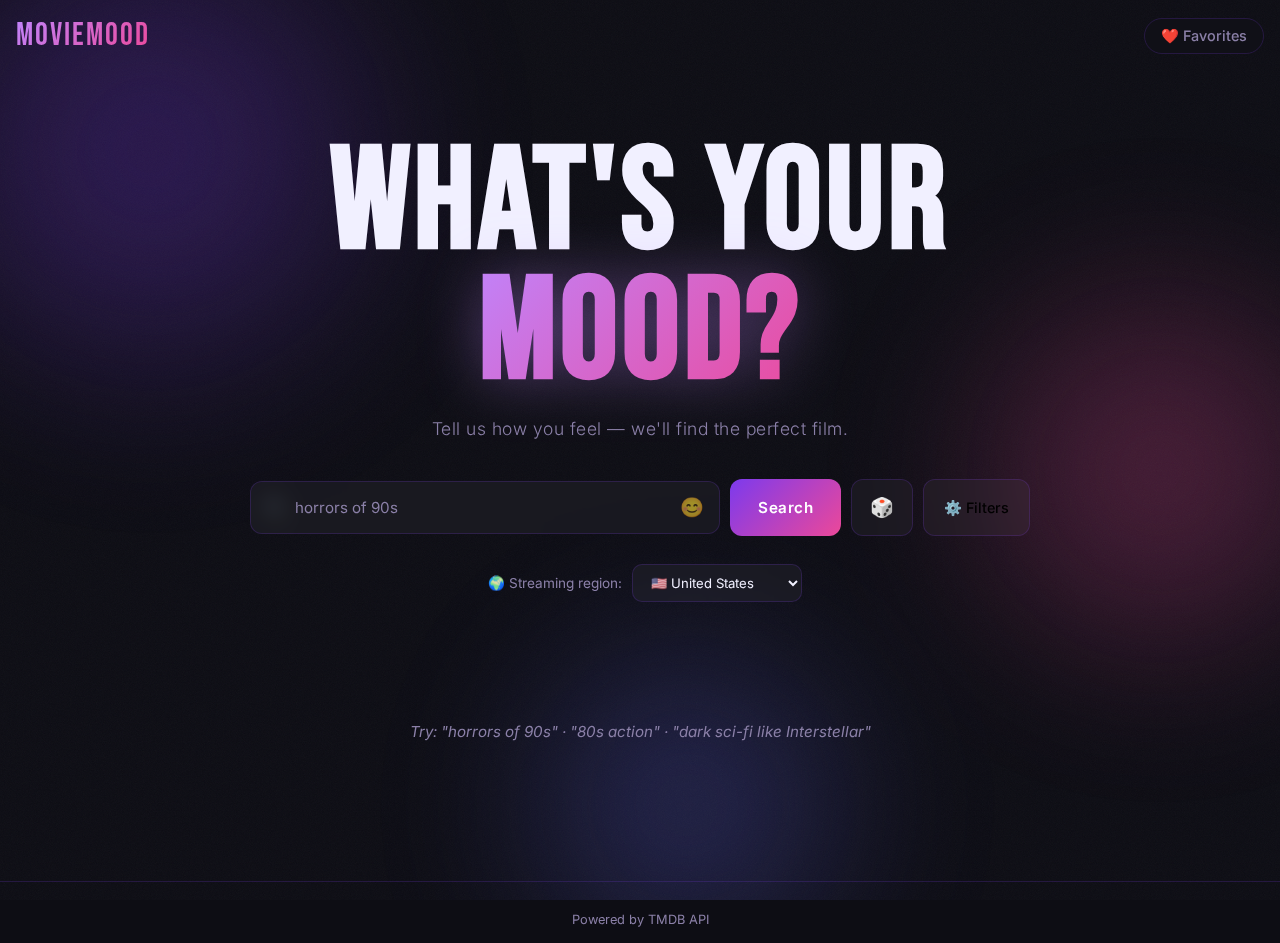
<file: index.html>
<!DOCTYPE html>
<html lang="en">
<head>
    <meta charset="UTF-8">
    <meta name="viewport" content="width=device-width, initial-scale=1.0, viewport-fit=cover">
    <title>MovieMood - Discover Movies by Mood</title>
    <link rel="stylesheet" href="style.css">
    <link href="https://fonts.googleapis.com/css2?family=Bebas+Neue&family=Inter:wght@300;400;500;600&display=swap" rel="stylesheet">
</head>
<body class="home-body">

    <div class="bg-orbs">
        <div class="orb orb-1"></div>
        <div class="orb orb-2"></div>
        <div class="orb orb-3"></div>
    </div>
    <div class="noise-overlay"></div>

    <!-- NAV -->
    <nav class="home-nav">
        <span class="nav-logo">MovieMood</span>
        <a href="favorites.html" class="nav-favorites">❤️ Favorites</a>
    </nav>

    <!-- HERO -->
    <header class="home-hero">
        <h1 class="home-title">What's your<br><span class="title-accent">mood?</span></h1>
        <p class="home-subtitle">Tell us how you feel — we'll find the perfect film.</p>
    </header>

    <main class="home-main">
        <section class="search-section">

            <!-- SEARCH ROW: [input 😊] [Search] [🎲] [⚙️ Filters] -->
            <div class="search-container">
                <div class="search-input-wrapper">
                    <span class="search-icon">🔍</span>
                    <input
                        type="text"
                        id="moodInput"
                        class="mood-input"
                        placeholder="e.g. 'horrors of 90s' or 'dark sci-fi like Interstellar'"
                        autocomplete="off"
                    >
                    <button class="mood-picker-btn" id="moodPickerBtn" title="Pick a mood">😊</button>
                </div>
                <button id="searchBtn" class="search-btn">Search</button>
                <button id="surpriseBtn" class="surprise-btn" title="Surprise me!">🎲</button>
                <button class="filters-btn" id="filtersBtn">⚙️ Filters</button>
            </div>

            <!-- REGION ROW — centered, clean -->
            <div class="region-row">
                <span class="region-detected" id="regionDetected"></span>
                <label class="region-label" for="countrySelect">🌍 Streaming region:</label>
                <select id="countrySelect" class="country-select">
                    <option value="US">🇺🇸 United States</option>
                    <option value="CA">🇨🇦 Canada</option>
                    <option value="GB">🇬🇧 United Kingdom</option>
                    <option value="DE">🇩🇪 Germany</option>
                    <option value="FR">🇫🇷 France</option>
                    <option value="IT">🇮🇹 Italy</option>
                    <option value="ES">🇪🇸 Spain</option>
                    <option value="NL">🇳🇱 Netherlands</option>
                    <option value="BE">🇧🇪 Belgium</option>
                    <option value="AT">🇦🇹 Austria</option>
                    <option value="CH">🇨🇭 Switzerland</option>
                    <option value="SE">🇸🇪 Sweden</option>
                    <option value="NO">🇳🇴 Norway</option>
                    <option value="DK">🇩🇰 Denmark</option>
                    <option value="FI">🇫🇮 Finland</option>
                    <option value="PL">🇵🇱 Poland</option>
                    <option value="PT">🇵🇹 Portugal</option>
                    <option value="IE">🇮🇪 Ireland</option>
                    <option value="CZ">🇨🇿 Czech Republic</option>
                    <option value="GR">🇬🇷 Greece</option>
                    <option value="UA">🇺🇦 Ukraine</option>
                </select>
            </div>

            <!-- MOOD PICKER POPUP -->
            <div class="mood-picker-popup" id="moodPickerPopup">
                <div class="mood-picker-arrow"></div>
                <div class="mood-picker-grid">
                    <button class="mood-pick-btn" data-mood="funny comedy for evening"><span class="mood-emoji">😂</span><span class="mood-label">Funny</span></button>
                    <button class="mood-pick-btn" data-mood="sad emotional drama"><span class="mood-emoji">😢</span><span class="mood-label">Sad</span></button>
                    <button class="mood-pick-btn" data-mood="scary horror thriller"><span class="mood-emoji">😱</span><span class="mood-label">Scary</span></button>
                    <button class="mood-pick-btn" data-mood="action adventure adrenaline"><span class="mood-emoji">🔥</span><span class="mood-label">Action</span></button>
                    <button class="mood-pick-btn" data-mood="romantic love story"><span class="mood-emoji">💕</span><span class="mood-label">Romance</span></button>
                    <button class="mood-pick-btn" data-mood="mind blowing twist ending"><span class="mood-emoji">🤔</span><span class="mood-label">Mind-blowing</span></button>
                    <button class="mood-pick-btn" data-mood="family fun kids"><span class="mood-emoji">👨‍👩‍👧</span><span class="mood-label">Family</span></button>
                    <button class="mood-pick-btn" data-mood="dark crime mystery"><span class="mood-emoji">🕵️</span><span class="mood-label">Mystery</span></button>
                    <button class="mood-pick-btn" data-mood="inspiring motivational biography"><span class="mood-emoji">💪</span><span class="mood-label">Inspiring</span></button>
                    <button class="mood-pick-btn" data-mood="animated fun colorful cartoon"><span class="mood-emoji">🎨</span><span class="mood-label">Animated</span></button>
                    <button class="mood-pick-btn" data-mood="historical epic period drama"><span class="mood-emoji">🏛️</span><span class="mood-label">Historical</span></button>
                    <button class="mood-pick-btn" data-mood="musical concert performance song"><span class="mood-emoji">🎵</span><span class="mood-label">Musical</span></button>
                </div>
            </div>

            <!-- FILTERS PANEL -->
            <div class="filters-panel" id="filtersPanel">
                <div class="filters-panel-inner">
                    <div class="filter-group">
                        <span class="filter-group-label">Content type</span>
                        <div class="content-tabs">
                            <button class="tab active" data-type="movie">🎬 Movies</button>
                            <button class="tab" data-type="tv">📺 Series</button>
                            <button class="tab" data-type="documentary">🎥 Documentary</button>
                        </div>
                    </div>
                    <div class="filter-group">
                        <span class="filter-group-label">Options</span>
                        <label class="anime-toggle">
                            <input type="checkbox" id="animeToggle">
                            <span>🎌 Include Anime</span>
                        </label>
                    </div>
                </div>
            </div>

        </section>

        <!-- RESULTS -->
        <section class="results-section" id="resultsSection">
            <div class="error-message" id="errorMessage" style="display: none;"></div>
            <div class="movies-grid" id="moviesGrid">
                <div class="welcome-message">
                    <p class="example-text">Try: "horrors of 90s" · "80s action" · "dark sci-fi like Interstellar"</p>
                </div>
            </div>
        </section>
    </main>

    <footer class="home-footer">
        <p>Powered by TMDB API</p>
    </footer>

    <script src="script.js"></script>
</body>
</html>
</file>
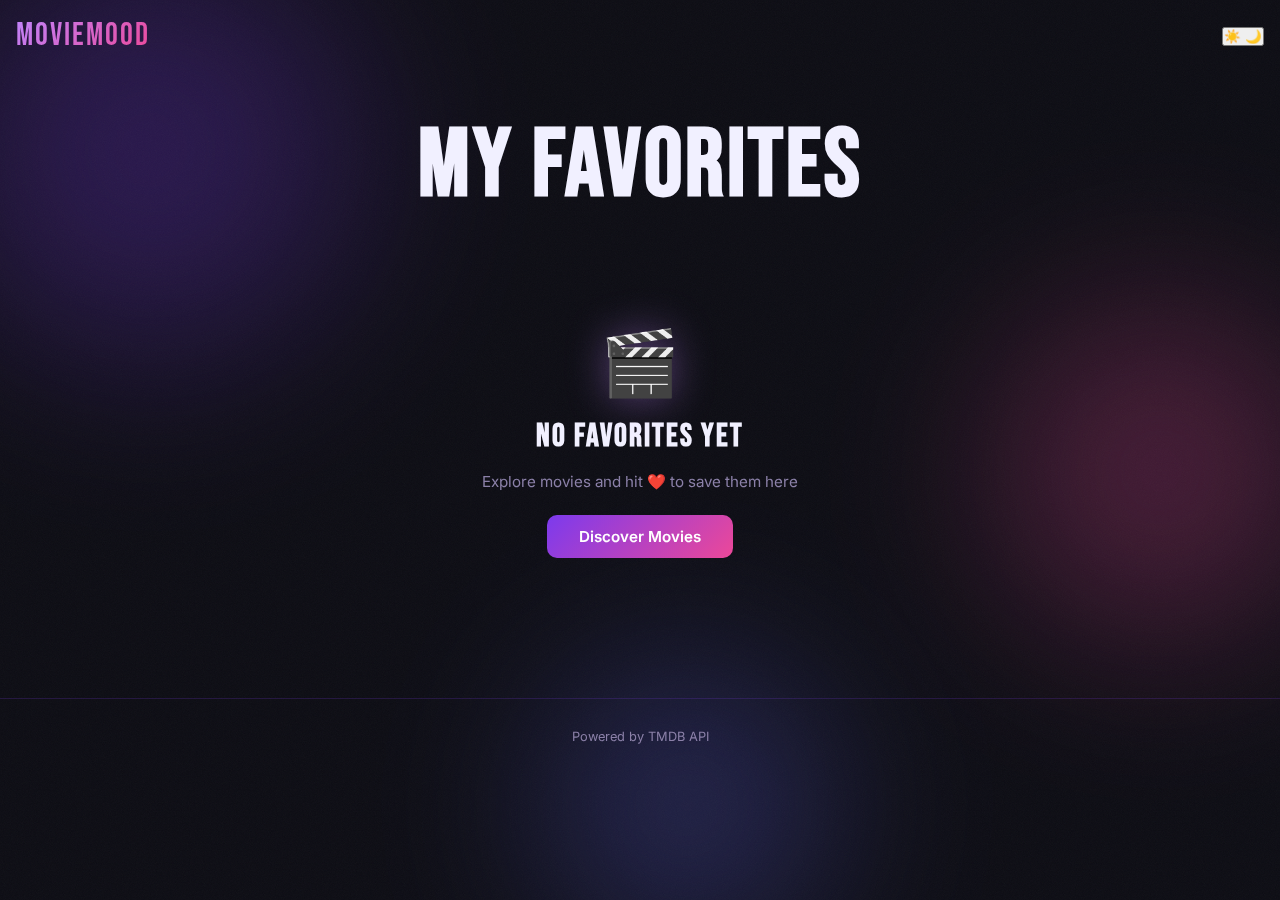
<file: favorites.html>
<!DOCTYPE html>
<html lang="en" data-theme="dark">
<head>
  <meta charset="UTF-8">
  <meta name="viewport" content="width=device-width, initial-scale=1.0">
  <title>Favorites — MovieMood</title>
  <link rel="stylesheet" href="style.css">
</head>
<body class="home-body">
  <!-- Background Effects -->
  <div class="bg-orbs">
    <div class="orb orb-1"></div>
    <div class="orb orb-2"></div>
    <div class="orb orb-3"></div>
  </div>
  <div class="noise-overlay"></div>

  <!-- NAV -->
  <nav class="home-nav">
    <a href="index.html" class="nav-logo">MOVIEMOOD</a>
    <div>
      
      <button id="theme-toggle" class="theme-toggle" aria-label="Переключить тему">
        <span class="icon-sun">☀️</span>
        <span class="icon-moon">🌙</span>
      </button>
    </div>
  </nav>

  <!-- HEADER -->
  <header class="page-header">
    <h1 class="page-title">My Favorites</h1>
    <p class="fav-count" id="favCount"></p>
  </header>

  <!-- MAIN -->
  <main class="home-main">
    <!-- EMPTY STATE -->
    <div class="fav-empty" id="emptyState" style="display: none;">
      <div class="fav-empty-icon">🎬</div>
      <h2>No favorites yet</h2>
      <p>Explore movies and hit ❤️ to save them here</p>
      <a href="index.html" class="btn-discover">Discover Movies</a>
    </div>

    <!-- FAVORITES GRID -->
    <div class="fav-grid" id="favoritesGrid"></div>

    <!-- CLEAR ALL -->
    <div class="fav-actions" id="favActions" style="display: none;">
      <button class="btn-clear-all" id="clearAllBtn">🗑️ Clear all favorites</button>
    </div>
  </main>

  <!-- FOOTER -->
  <footer class="home-footer">
    <p>Powered by TMDB API</p>
  </footer>

  <!-- THEME TOGGLE SCRIPT -->
  <script>
    const themeToggle = document.getElementById('theme-toggle');
    const root = document.documentElement;
    
    const savedTheme = localStorage.getItem('theme');
    const systemPrefersDark = window.matchMedia('(prefers-color-scheme: dark)').matches;
    
    if (savedTheme === 'light') {
      root.setAttribute('data-theme', 'light');
    } else if (savedTheme === 'dark' || (!savedTheme && systemPrefersDark)) {
      root.setAttribute('data-theme', 'dark');
    }
    
    themeToggle?.addEventListener('click', () => {
      const currentTheme = root.getAttribute('data-theme');
      const newTheme = currentTheme === 'dark' ? 'light' : 'dark';
      root.setAttribute('data-theme', newTheme);
      localStorage.setItem('theme', newTheme);
    });
  </script>

  <!-- FAVORITES SCRIPT -->
  <script src="favorites.js"></script>
</body>
</html>
</file>
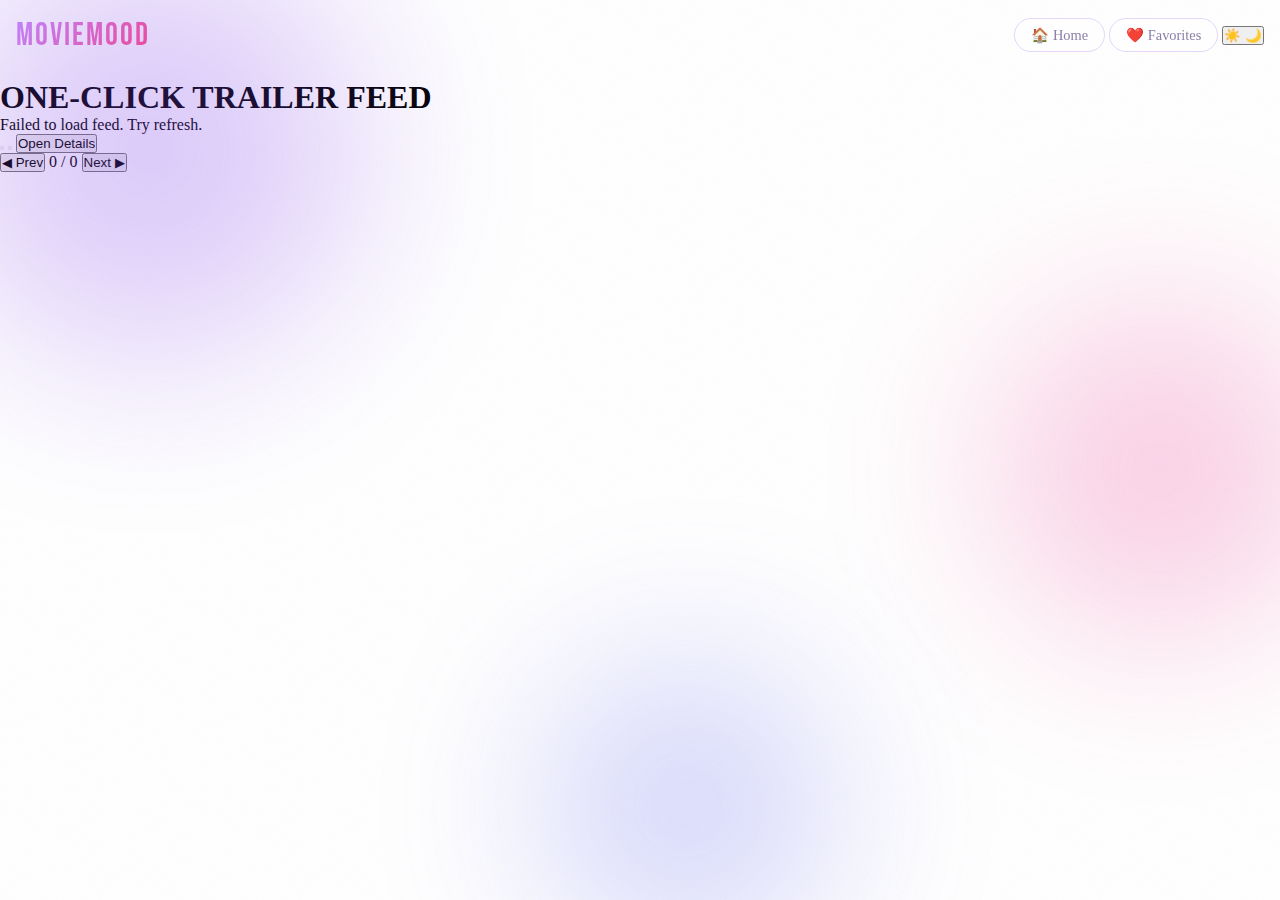
<file: feed.html>
﻿<!DOCTYPE html>
<html lang="en" data-theme="dark">
<head>
  <meta charset="UTF-8">
  <meta name="viewport" content="width=device-width, initial-scale=1.0">
  <title>Trailer Feed - MovieMood</title>
  <link rel="stylesheet" href="style.css?v=20260307a">
</head>
<body class="feed-body">
  <div class="bg-orbs">
    <div class="orb orb-1"></div>
    <div class="orb orb-2"></div>
    <div class="orb orb-3"></div>
  </div>
  <div class="noise-overlay"></div>

  <nav class="home-nav">
    <a href="index.html" class="nav-logo">MOVIEMOOD</a>
    <div>
      <a href="index.html" class="nav-favorites">&#x1F3E0; Home</a>
      <a href="favorites.html" class="nav-favorites">&#x2764;&#xFE0F; Favorites</a>
      <button id="theme-toggle" class="theme-toggle" aria-label="Toggle theme">
        <span class="icon-sun">&#x2600;&#xFE0F;</span>
        <span class="icon-moon">&#x1F319;</span>
      </button>
    </div>
  </nav>

  <main class="feed-main">
    <header class="feed-head">
      <h1 class="feed-title">ONE-CLICK TRAILER FEED</h1>
      <p class="feed-subtitle" id="feedStatus">Loading trailers...</p>
    </header>

    <section class="feed-player-card" id="feedCard">
      <div class="feed-player-wrap" id="feedPlayerWrap"></div>
      <div class="feed-meta">
        <div>
          <h2 class="feed-item-title" id="feedItemTitle"></h2>
          <p class="feed-item-sub" id="feedItemSub"></p>
        </div>
        <div class="feed-actions">
          <button class="feed-btn" id="btnLike"></button>
          <button class="feed-btn" id="btnWatchlist"></button>
          <button class="feed-btn feed-btn-primary" id="btnOpenDetails">Open Details</button>
        </div>
      </div>
    </section>

    <footer class="feed-footer-controls">
      <button class="feed-nav-btn" id="btnPrev">&#x25C0; Prev</button>
      <span class="feed-counter" id="feedCounter">0 / 0</span>
      <button class="feed-nav-btn" id="btnNext">Next &#x25B6;</button>
    </footer>
  </main>

  <script>
    (function () {
      const root = document.documentElement;
      let savedTheme = null;
      try { savedTheme = localStorage.getItem('theme'); } catch (e) {}
      const systemPrefersDark = window.matchMedia('(prefers-color-scheme: dark)').matches;

      if (savedTheme === 'light') {
        root.setAttribute('data-theme', 'light');
      } else if (savedTheme === 'dark' || (!savedTheme && systemPrefersDark)) {
        root.setAttribute('data-theme', 'dark');
      }

      const themeToggle = document.getElementById('theme-toggle');
      themeToggle?.addEventListener('click', () => {
        const currentTheme = root.getAttribute('data-theme');
        const newTheme = currentTheme === 'dark' ? 'light' : 'dark';
        root.setAttribute('data-theme', newTheme);
        try { localStorage.setItem('theme', newTheme); } catch (e) {}
      });
    })();
  </script>
  <script src="feed.js?v=20260307a"></script>
</body>
</html>
</file>
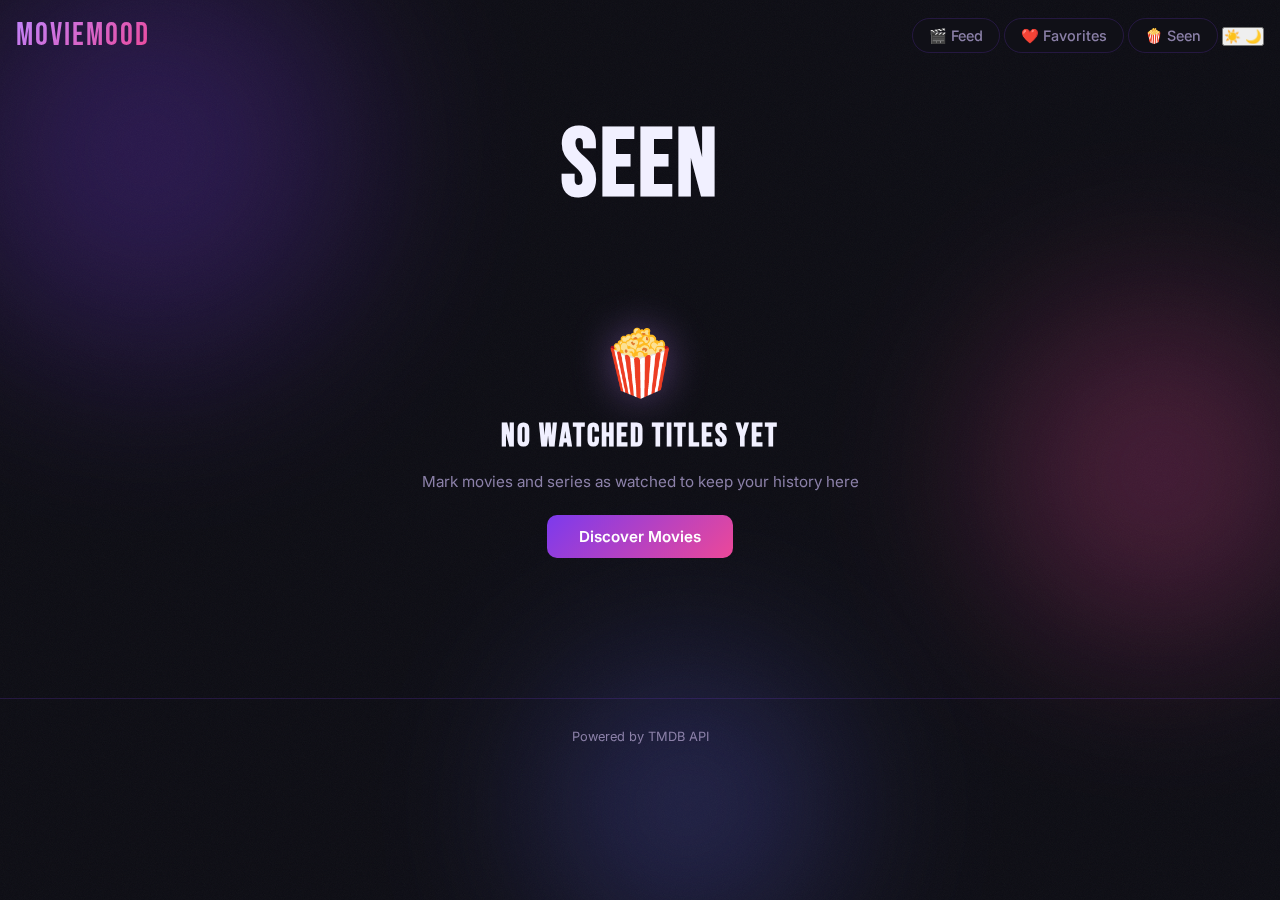
<file: seen.html>
﻿<!DOCTYPE html>
<html lang="en" data-theme="dark">
<head>
  <meta charset="UTF-8">
  <meta name="viewport" content="width=device-width, initial-scale=1.0">
  <title>Seen - MovieMood</title>
  <link rel="stylesheet" href="style.css?v=20260307c">
</head>
<body class="home-body">
  <div class="bg-orbs">
    <div class="orb orb-1"></div>
    <div class="orb orb-2"></div>
    <div class="orb orb-3"></div>
  </div>
  <div class="noise-overlay"></div>

  <nav class="home-nav">
    <a href="index.html" class="nav-logo">MOVIEMOOD</a>
    <div>
      <a href="feed.html" class="nav-favorites">&#x1F3AC; Feed</a>
      <a href="favorites.html" class="nav-favorites">&#x2764;&#xFE0F; Favorites</a>
      <a href="seen.html" class="nav-favorites">&#x1F37F; Seen</a>
      <button id="theme-toggle" class="theme-toggle" aria-label="Toggle theme">
        <span class="icon-sun">&#x2600;&#xFE0F;</span>
        <span class="icon-moon">&#x1F319;</span>
      </button>
    </div>
  </nav>

  <header class="page-header">
    <h1 class="page-title">Seen</h1>
    <p class="fav-count" id="seenCount"></p>
  </header>

  <main class="home-main">
    <div class="fav-empty" id="emptyState" style="display: none;">
      <div class="fav-empty-icon">&#x1F37F;</div>
      <h2>No watched titles yet</h2>
      <p>Mark movies and series as watched to keep your history here</p>
      <a href="index.html" class="btn-discover">Discover Movies</a>
    </div>

    <div class="fav-grid" id="seenGrid"></div>

    <div class="fav-actions" id="seenActions" style="display: none;">
      <button class="btn-clear-all" id="clearSeenBtn">&#x1F5D1;&#xFE0F; Clear seen history</button>
    </div>
  </main>

  <footer class="home-footer">
    <p>Powered by TMDB API</p>
  </footer>

  <script>
    const themeToggle = document.getElementById('theme-toggle');
    const root = document.documentElement;

    let savedTheme = null;
    try { savedTheme = localStorage.getItem('theme'); } catch (e) {}
    const systemPrefersDark = window.matchMedia('(prefers-color-scheme: dark)').matches;

    if (savedTheme === 'light') {
      root.setAttribute('data-theme', 'light');
    } else if (savedTheme === 'dark' || (!savedTheme && systemPrefersDark)) {
      root.setAttribute('data-theme', 'dark');
    }

    themeToggle?.addEventListener('click', () => {
      const currentTheme = root.getAttribute('data-theme');
      const newTheme = currentTheme === 'dark' ? 'light' : 'dark';
      root.setAttribute('data-theme', newTheme);
      try { localStorage.setItem('theme', newTheme); } catch (e) {}
    });
  </script>

  <script src="seen.js?v=20260307c"></script>
</body>
</html>
</file>
<file: style.css>
@import url('https://fonts.googleapis.com/css2?family=Bebas+Neue&family=Inter:wght@300;400;500;600&display=swap');

/* ==================== RESET ==================== */
* { margin: 0; padding: 0; box-sizing: border-box; }

/* ==================== VARIABLES ==================== */
:root {
    --bg: #0d0d14;
    --bg2: #12121e;
    --bg3: #1a1a2e;
    --purple: #7c3aed;
    --purple-light: #a855f7;
    --neon: #c084fc;
    --neon-glow: rgba(192, 132, 252, 0.4);
    --pink: #ec4899;
    --text: #f1f0ff;
    --text-dim: #8b80a8;
    --border: rgba(124, 58, 237, 0.2);
    --card-bg: rgba(26, 26, 46, 0.8);
    --accent: #e50914;
    --accent-hover: #f40612;
}

/* ==================== HOME PAGE ==================== */

.home-body {
    font-family: 'Inter', sans-serif;
    background: var(--bg);
    color: var(--text);
    min-height: 100vh;
    overflow-x: hidden;
}

/* Animated orbs */
.bg-orbs {
    position: fixed;
    inset: 0;
    pointer-events: none;
    z-index: 0;
    overflow: hidden;
}

.orb {
    position: absolute;
    border-radius: 50%;
    filter: blur(80px);
    opacity: 0.35;
    animation: orbFloat 12s ease-in-out infinite;
}

.orb-1 {
    width: 500px; height: 500px;
    background: radial-gradient(circle, #7c3aed, transparent);
    top: -100px; left: -100px;
    animation-delay: 0s;
}

.orb-2 {
    width: 400px; height: 400px;
    background: radial-gradient(circle, #ec4899, transparent);
    top: 30%; right: -80px;
    animation-delay: -4s;
}

.orb-3 {
    width: 350px; height: 350px;
    background: radial-gradient(circle, #6366f1, transparent);
    bottom: -80px; left: 40%;
    animation-delay: -8s;
}

@keyframes orbFloat {
    0%, 100% { transform: translate(0, 0) scale(1); }
    33% { transform: translate(30px, -20px) scale(1.05); }
    66% { transform: translate(-20px, 15px) scale(0.95); }
}

/* Noise texture overlay */
.noise-overlay {
    position: fixed;
    inset: 0;
    pointer-events: none;
    z-index: 1;
    opacity: 0.04;
    background-image: url("data:image/svg+xml,%3Csvg viewBox='0 0 256 256' xmlns='http://www.w3.org/2000/svg'%3E%3Cfilter id='noise'%3E%3CfeTurbulence type='fractalNoise' baseFrequency='0.9' numOctaves='4' stitchTiles='stitch'/%3E%3C/filter%3E%3Crect width='100%25' height='100%25' filter='url(%23noise)'/%3E%3C/svg%3E");
    background-size: 200px;
}

/* NAV */
.home-nav {
    position: relative;
    z-index: 10;
    display: flex;
    justify-content: space-between;
    align-items: center;
    padding: 24px 48px;
}

.nav-logo {
    font-family: 'Bebas Neue', sans-serif;
    font-size: 2rem;
    letter-spacing: 3px;
    background: linear-gradient(135deg, var(--neon), var(--pink));
    -webkit-background-clip: text;
    -webkit-text-fill-color: transparent;
    background-clip: text;
}

.nav-favorites {
    color: var(--text-dim);
    text-decoration: none;
    font-size: 0.9rem;
    font-weight: 500;
    transition: color 0.2s;
    padding: 8px 16px;
    border: 1px solid var(--border);
    border-radius: 20px;
    backdrop-filter: blur(8px);
}

.nav-favorites:hover {
    color: var(--neon);
    border-color: var(--neon-glow);
}

/* HERO */
.home-hero {
    position: relative;
    z-index: 2;
    text-align: center;
    padding: 60px 20px 40px;
}

.home-title {
    font-family: 'Bebas Neue', sans-serif;
    font-size: clamp(4rem, 12vw, 9rem);
    letter-spacing: 4px;
    line-height: 0.9;
    color: var(--text);
    margin-bottom: 20px;
}

.title-accent {
    background: linear-gradient(135deg, var(--neon), var(--pink));
    -webkit-background-clip: text;
    -webkit-text-fill-color: transparent;
    background-clip: text;
    filter: drop-shadow(0 0 30px var(--neon-glow));
}

.home-subtitle {
    font-size: 1.1rem;
    color: var(--text-dim);
    font-weight: 300;
    letter-spacing: 0.5px;
}

/* MAIN */
.home-main {
    position: relative;
    z-index: 2;
    max-width: 1300px;
    margin: 0 auto;
    padding: 0 24px 60px;
}

/* SEARCH */
.search-section {
    margin-bottom: 40px;
}

.search-container {
    display: flex;
    gap: 10px;
    max-width: 780px;
    margin: 0 auto 28px;
}

.search-input-wrapper {
    flex: 1;
    position: relative;
    display: flex;
    align-items: center;
}

.search-icon {
    position: absolute;
    left: 16px;
    font-size: 1rem;
    opacity: 0.5;
    pointer-events: none;
}

.mood-input {
    width: 100%;
    padding: 16px 20px 16px 44px;
    font-size: 0.95rem;
    font-family: 'Inter', sans-serif;
    background: rgba(255,255,255,0.04);
    border: 1px solid var(--border);
    border-radius: 12px;
    color: var(--text);
    outline: none;
    transition: all 0.3s ease;
    backdrop-filter: blur(12px);
}

.mood-input:focus {
    border-color: var(--purple-light);
    background: rgba(124, 58, 237, 0.08);
    box-shadow: 0 0 0 3px rgba(168, 85, 247, 0.1), 0 0 20px rgba(192, 132, 252, 0.15);
}

.mood-input::placeholder { color: var(--text-dim); }

.search-btn {
    padding: 16px 28px;
    font-size: 0.95rem;
    font-weight: 600;
    font-family: 'Inter', sans-serif;
    background: linear-gradient(135deg, var(--purple), var(--pink));
    color: white;
    border: none;
    border-radius: 12px;
    cursor: pointer;
    transition: all 0.3s ease;
    white-space: nowrap;
    letter-spacing: 0.5px;
}

.search-btn:hover {
    transform: translateY(-2px);
    box-shadow: 0 8px 25px rgba(124, 58, 237, 0.4);
}

.search-btn:active { transform: translateY(0); }

.surprise-btn {
    padding: 16px 18px;
    font-size: 1.2rem;
    background: rgba(255,255,255,0.04);
    border: 1px solid var(--border);
    border-radius: 12px;
    cursor: pointer;
    transition: all 0.3s;
    backdrop-filter: blur(8px);
}

.surprise-btn:hover {
    border-color: var(--neon);
    background: rgba(192, 132, 252, 0.1);
    transform: rotate(20deg) scale(1.1);
}

/* MOOD BUTTONS */
.mood-buttons {
    display: flex;
    flex-wrap: wrap;
    gap: 8px;
    justify-content: center;
    margin-bottom: 24px;
}

.mood-btn {
    padding: 8px 18px;
    font-size: 0.85rem;
    font-family: 'Inter', sans-serif;
    font-weight: 500;
    background: rgba(255,255,255,0.04);
    color: var(--text-dim);
    border: 1px solid var(--border);
    border-radius: 20px;
    cursor: pointer;
    transition: all 0.25s;
    backdrop-filter: blur(8px);
}

.mood-btn:hover {
    background: rgba(124, 58, 237, 0.15);
    border-color: var(--purple-light);
    color: var(--text);
    transform: translateY(-2px);
    box-shadow: 0 4px 15px rgba(124, 58, 237, 0.2);
}

/* FILTERS ROW */
.filters-row {
    display: flex;
    align-items: center;
    justify-content: center;
    gap: 16px;
    flex-wrap: wrap;
}

.content-tabs {
    display: flex;
    gap: 4px;
    background: rgba(255,255,255,0.04);
    border: 1px solid var(--border);
    border-radius: 10px;
    padding: 4px;
}

.tab {
    padding: 8px 16px;
    font-size: 0.82rem;
    font-family: 'Inter', sans-serif;
    font-weight: 500;
    background: transparent;
    color: var(--text-dim);
    border: none;
    border-radius: 7px;
    cursor: pointer;
    transition: all 0.2s;
}

.tab.active {
    background: linear-gradient(135deg, var(--purple), var(--purple-light));
    color: white;
    box-shadow: 0 2px 10px rgba(124, 58, 237, 0.3);
}

.tab:not(.active):hover {
    background: rgba(255,255,255,0.06);
    color: var(--text);
}

.region-selector {
    display: flex;
    align-items: center;
    gap: 8px;
}

.country-select {
    padding: 9px 14px;
    font-size: 0.82rem;
    font-family: 'Inter', sans-serif;
    background: rgba(255,255,255,0.04);
    border: 1px solid var(--border);
    border-radius: 10px;
    color: var(--text);
    outline: none;
    cursor: pointer;
    transition: all 0.2s;
    backdrop-filter: blur(8px);
}

.country-select:focus {
    border-color: var(--purple-light);
}

.country-select option {
    background: #1a1a2e;
}

.anime-toggle {
    display: flex;
    align-items: center;
    gap: 8px;
    cursor: pointer;
    font-size: 0.82rem;
    color: var(--text-dim);
    transition: color 0.2s;
    padding: 9px 14px;
    border: 1px solid var(--border);
    border-radius: 10px;
    background: rgba(255,255,255,0.04);
}

.anime-toggle:hover { color: var(--text); border-color: var(--purple-light); }
.anime-toggle input { accent-color: var(--purple-light); }

/* RESULTS */
.results-section { margin-top: 40px; }

.movies-grid {
    display: grid;
    grid-template-columns: repeat(auto-fill, minmax(180px, 1fr));
    gap: 20px;
}

.welcome-message {
    grid-column: 1 / -1;
    text-align: center;
    padding: 80px 20px;
}

.example-text {
    color: var(--text-dim);
    font-size: 0.95rem;
    font-style: italic;
}

/* MOVIE CARD */
.movie-card {
    background: var(--card-bg);
    border: 1px solid var(--border);
    border-radius: 14px;
    overflow: hidden;
    cursor: pointer;
    position: relative;
    transition: all 0.3s ease;
    backdrop-filter: blur(8px);
}

.movie-card:hover {
    transform: translateY(-6px);
    border-color: rgba(168, 85, 247, 0.4);
    box-shadow: 0 12px 40px rgba(124, 58, 237, 0.25), 0 0 0 1px rgba(192, 132, 252, 0.1);
}

.card-poster-wrapper {
    position: relative;
    overflow: hidden;
}

.movie-poster {
    width: 100%;
    aspect-ratio: 2/3;
    object-fit: cover;
    display: block;
    transition: transform 0.4s ease;
    background: var(--bg3);
}

.movie-card:hover .movie-poster {
    transform: scale(1.04);
}

.card-overlay {
    position: absolute;
    inset: 0;
    background: linear-gradient(to top, rgba(13,13,20,0.8) 0%, transparent 50%);
    opacity: 0;
    transition: opacity 0.3s;
    display: flex;
    align-items: flex-end;
    padding: 10px;
}

.movie-card:hover .card-overlay { opacity: 1; }

.card-rating {
    font-size: 0.8rem;
    font-weight: 600;
    color: #fbbf24;
    background: rgba(0,0,0,0.6);
    padding: 3px 8px;
    border-radius: 6px;
    backdrop-filter: blur(4px);
}

.card-info {
    padding: 12px 14px;
    display: flex;
    flex-direction: column;
    gap: 4px;
}

.card-title {
    font-size: 0.88rem;
    font-weight: 600;
    color: var(--text);
    display: -webkit-box;
    -webkit-line-clamp: 2;
    -webkit-box-orient: vertical;
    overflow: hidden;
    line-height: 1.3;
}

.card-year {
    font-size: 0.75rem;
    color: var(--text-dim);
}

/* FAV BTN */
.fav-btn {
    position: absolute;
    top: 8px;
    right: 8px;
    background: rgba(13,13,20,0.7);
    border: 1px solid rgba(255,255,255,0.1);
    border-radius: 50%;
    width: 34px;
    height: 34px;
    font-size: 1rem;
    cursor: pointer;
    display: flex;
    align-items: center;
    justify-content: center;
    transition: all 0.2s;
    backdrop-filter: blur(8px);
    opacity: 0;
}

.movie-card:hover .fav-btn { opacity: 1; }

.fav-btn:hover {
    background: rgba(236, 72, 153, 0.3);
    border-color: var(--pink);
    transform: scale(1.1);
}

/* SKELETON */
.skeleton-poster {
    width: 100%;
    height: 260px;
    border-radius: 8px;
    background: linear-gradient(90deg, #1a1a2e 25%, #22223a 50%, #1a1a2e 75%);
    background-size: 200% 100%;
    animation: shimmer 1.5s infinite;
}

.skeleton-title {
    width: 70%;
    height: 14px;
    border-radius: 4px;
    margin-top: 10px;
    background: linear-gradient(90deg, #1a1a2e 25%, #22223a 50%, #1a1a2e 75%);
    background-size: 200% 100%;
    animation: shimmer 1.5s infinite;
}

@keyframes shimmer {
    0% { background-position: 200% 0; }
    100% { background-position: -200% 0; }
}

/* LOAD MORE */
.load-more-btn {
    display: block;
    margin: 40px auto 0;
    padding: 14px 44px;
    font-size: 0.95rem;
    font-weight: 600;
    font-family: 'Inter', sans-serif;
    background: linear-gradient(135deg, var(--purple), var(--pink));
    color: white;
    border: none;
    border-radius: 12px;
    cursor: pointer;
    transition: all 0.3s ease;
    letter-spacing: 0.5px;
}

.load-more-btn:hover {
    transform: translateY(-2px);
    box-shadow: 0 8px 25px rgba(124, 58, 237, 0.4);
}

/* FOOTER */
.home-footer {
    position: relative;
    z-index: 2;
    text-align: center;
    padding: 30px;
    color: var(--text-dim);
    font-size: 0.8rem;
    border-top: 1px solid var(--border);
}

/* ERROR */
.error-message {
    background: rgba(229, 9, 20, 0.1);
    border: 1px solid rgba(229, 9, 20, 0.3);
    border-radius: 10px;
    padding: 16px;
    text-align: center;
    color: #ff6b6b;
    margin-bottom: 20px;
}

/* REGION ROW */
.region-row {
    display: flex;
    align-items: center;
    gap: 10px;
    justify-content: center;
    margin-top: 14px;
}

.region-label {
    font-size: 0.85rem;
    color: var(--text-dim);
    white-space: nowrap;
}

.region-detected {
    font-size: 0.75rem;
    color: #a855f7;
    opacity: 0;
    transition: opacity 0.4s ease;
    white-space: nowrap;
}

/* MOOD PICKER BTN */
.mood-picker-btn {
    position: absolute;
    right: 12px;
    background: none;
    border: none;
    font-size: 1.2rem;
    cursor: pointer;
    padding: 4px;
    border-radius: 6px;
    transition: all 0.2s;
    opacity: 0.6;
    line-height: 1;
}
.mood-picker-btn:hover { opacity: 1; transform: scale(1.2); }
.mood-picker-btn.active { opacity: 1; filter: drop-shadow(0 0 8px var(--neon-glow)); }

/* MOOD PICKER POPUP */
.mood-picker-popup {
    position: absolute;
    top: calc(100% + 14px);
    left: 0;
    width: 100%;
    max-width: 780px;
    background: rgba(18, 18, 30, 0.97);
    border: 1px solid rgba(124, 58, 237, 0.3);
    border-radius: 16px;
    padding: 16px;
    z-index: 100;
    backdrop-filter: blur(20px);
    box-shadow: 0 20px 60px rgba(0,0,0,0.5), 0 0 0 1px rgba(192,132,252,0.1);
    display: none;
}
.mood-picker-popup.open { display: block; animation: popupIn 0.2s ease; }

@keyframes popupIn {
    from { opacity: 0; transform: translateY(-8px) scale(0.97); }
    to { opacity: 1; transform: translateY(0) scale(1); }
}

.mood-picker-arrow {
    position: absolute;
    top: -7px; right: 100px;
    width: 14px; height: 14px;
    background: rgba(18, 18, 30, 0.97);
    border-left: 1px solid rgba(124, 58, 237, 0.3);
    border-top: 1px solid rgba(124, 58, 237, 0.3);
    transform: rotate(45deg);
    border-radius: 2px;
}

.mood-picker-grid {
    display: grid;
    grid-template-columns: repeat(6, 1fr);
    gap: 6px;
}

.mood-pick-btn {
    display: flex;
    flex-direction: column;
    align-items: center;
    gap: 4px;
    padding: 10px 6px;
    background: rgba(255,255,255,0.03);
    border: 1px solid transparent;
    border-radius: 12px;
    cursor: pointer;
    transition: all 0.2s;
    font-family: 'Inter', sans-serif;
}
.mood-pick-btn:hover {
    background: rgba(124, 58, 237, 0.15);
    border-color: rgba(124, 58, 237, 0.3);
    transform: translateY(-2px);
}
.mood-emoji { font-size: 1.6rem; line-height: 1; }
.mood-label { font-size: 0.68rem; color: var(--text-dim); text-align: center; white-space: nowrap; }
.mood-pick-btn:hover .mood-label { color: var(--text); }

/* FILTERS BTN */
.filters-btn {
    padding: 14px 20px;
    font-size: 0.9rem;
    font-weight: 500;
    font-family: 'Inter', sans-serif;
    background: rgba(255,255,255,0.04);
    border: 1px solid var(--border);
    border-radius: 12px;
    cursor: pointer;
    transition: all 0.2s;
    backdrop-filter: blur(8px);
}
.filters-btn:hover, .filters-btn.active {
    border-color: var(--purple-light);
    background: rgba(124, 58, 237, 0.1);
}

/* FILTERS PANEL */
.filters-panel {
    max-height: 0;
    overflow: hidden;
    transition: max-height 0.35s ease, opacity 0.35s ease;
    opacity: 0;
}
.filters-panel.open { max-height: 200px; opacity: 1; }

.filters-panel-inner {
    display: flex;
    gap: 24px;
    align-items: flex-start;
    padding: 16px 0 8px;
    flex-wrap: wrap;
}

.filter-group { display: flex; flex-direction: column; gap: 8px; }

.filter-group-label {
    font-size: 0.72rem;
    color: var(--text-dim);
    text-transform: uppercase;
    letter-spacing: 1px;
}

.search-section { position: relative; }

/* ==================== MOVIE PAGE ==================== */

.movie-body {
    font-family: 'Inter', sans-serif;
    background: #0a0a0a;
    color: #fff;
}

.movie-nav {
    position: absolute;
    top: 0; left: 0; right: 0;
    z-index: 10;
    display: flex;
    justify-content: space-between;
    align-items: center;
    padding: 24px 48px;
    background: linear-gradient(to bottom, rgba(0,0,0,0.8), transparent);
}

.nav-logo {
    font-family: 'Bebas Neue', sans-serif;
    font-size: 2rem;
    letter-spacing: 2px;
    background: linear-gradient(135deg, #c084fc, #ec4899);
    -webkit-background-clip: text;
    -webkit-text-fill-color: transparent;
    background-clip: text;
    text-decoration: none;
}

.nav-links { display: flex; gap: 20px; }

.nav-link {
    color: rgba(255,255,255,0.8);
    text-decoration: none;
    font-size: 0.9rem;
    font-weight: 500;
    transition: color 0.2s;
}

.nav-link:hover { color: #fff; }

.movie-hero-section {
    position: relative;
    width: 100%;
    height: 100vh;
    min-height: 600px;
    overflow: hidden;
}

.hero-backdrop {
    position: absolute;
    inset: 0;
    background-size: cover;
    background-position: center top;
}

.hero-video-wrapper {
    position: absolute;
    inset: 0;
    z-index: 1;
}

.hero-video-wrapper iframe {
    width: 100%;
    height: 100%;
    pointer-events: none;
    transform: scale(1.2);
}

.hero-gradient {
    position: absolute;
    inset: 0;
    z-index: 2;
    background:
        linear-gradient(to right, rgba(0,0,0,0.9) 0%, rgba(0,0,0,0.5) 50%, rgba(0,0,0,0.1) 100%),
        linear-gradient(to top, rgba(10,10,10,1) 0%, rgba(10,10,10,0.3) 30%, transparent 60%);
}

.hero-content {
    position: absolute;
    inset: 0;
    z-index: 3;
    display: flex;
    align-items: flex-end;
    padding: 60px 48px;
}

.hero-left {
    max-width: 600px;
    animation: fadeInUp 0.8s ease forwards;
}

@keyframes fadeInUp {
    from { opacity: 0; transform: translateY(30px); }
    to { opacity: 1; transform: translateY(0); }
}

.hero-badges {
    display: flex;
    gap: 8px;
    margin-bottom: 12px;
    flex-wrap: wrap;
}

.badge {
    padding: 4px 12px;
    border: 1px solid rgba(192,132,252,0.3);
    border-radius: 20px;
    font-size: 0.75rem;
    color: #c084fc;
    background: rgba(124,58,237,0.1);
    backdrop-filter: blur(4px);
}

.hero-title {
    font-family: 'Bebas Neue', sans-serif;
    font-size: clamp(2.5rem, 6vw, 5rem);
    letter-spacing: 2px;
    line-height: 1;
    margin-bottom: 12px;
    text-shadow: 0 2px 20px rgba(0,0,0,0.5);
}

.hero-meta {
    display: flex;
    align-items: center;
    gap: 8px;
    margin-bottom: 16px;
    color: rgba(255,255,255,0.6);
    font-size: 0.9rem;
}

.hero-meta .dot { opacity: 0.4; }

.hero-overview {
    font-size: 0.95rem;
    line-height: 1.7;
    color: rgba(255,255,255,0.85);
    margin-bottom: 24px;
    display: -webkit-box;
    -webkit-line-clamp: 3;
    -webkit-box-orient: vertical;
    overflow: hidden;
}

.hero-actions {
    display: flex;
    gap: 12px;
    flex-wrap: wrap;
    margin-bottom: 24px;
}

.btn-play {
    padding: 12px 28px;
    background: linear-gradient(135deg, #7c3aed, #ec4899);
    color: white;
    border: none;
    border-radius: 8px;
    font-size: 1rem;
    font-weight: 600;
    font-family: 'Inter', sans-serif;
    cursor: pointer;
    transition: all 0.2s;
}

.btn-play:hover {
    transform: scale(1.03);
    box-shadow: 0 8px 25px rgba(124,58,237,0.4);
}

.btn-fav {
    padding: 12px 24px;
    background: rgba(255,255,255,0.08);
    color: white;
    border: 1px solid rgba(255,255,255,0.2);
    border-radius: 8px;
    font-size: 0.95rem;
    font-family: 'Inter', sans-serif;
    cursor: pointer;
    transition: all 0.2s;
    backdrop-filter: blur(4px);
}

.btn-fav:hover { background: rgba(255,255,255,0.15); }

.btn-imdb {
    padding: 12px 20px;
    background: #f5c518;
    color: #000;
    border-radius: 8px;
    font-size: 0.9rem;
    font-weight: 700;
    font-family: 'Inter', sans-serif;
    text-decoration: none;
    display: inline-flex;
    align-items: center;
    gap: 6px;
    transition: all 0.2s;
}

.btn-imdb:hover { opacity: 0.9; transform: scale(1.03); }

.mute-btn {
    position: absolute;
    bottom: 48px; right: 48px;
    z-index: 4;
    width: 44px; height: 44px;
    border-radius: 50%;
    border: 2px solid rgba(192,132,252,0.4);
    background: rgba(0,0,0,0.5);
    color: white;
    font-size: 1.1rem;
    cursor: pointer;
    display: flex;
    align-items: center;
    justify-content: center;
    transition: all 0.2s;
    backdrop-filter: blur(4px);
}

.mute-btn:hover {
    border-color: #c084fc;
    background: rgba(124,58,237,0.3);
}

.hero-providers { margin-top: 8px; }

.providers-wrapper {
    display: flex;
    flex-direction: column;
    gap: 8px;
}

.providers-title {
    font-size: 0.78rem;
    color: rgba(255,255,255,0.4);
    text-transform: uppercase;
    letter-spacing: 1px;
}

.provider-group {
    display: flex;
    align-items: center;
    gap: 10px;
}

.provider-label {
    font-size: 0.75rem;
    color: rgba(255,255,255,0.5);
    min-width: 55px;
}

.provider-logos { display: flex; gap: 8px; flex-wrap: wrap; }

.provider-logo-img {
    width: 36px; height: 36px;
    border-radius: 8px;
    object-fit: cover;
    border: 1px solid rgba(255,255,255,0.1);
}

/* DETAILS */
.movie-details-section {
    padding: 60px 48px;
    background: #0a0a0a;
}

.details-grid {
    display: grid;
    grid-template-columns: 240px 1fr;
    gap: 48px;
    max-width: 1100px;
    margin: 0 auto 60px;
}

.details-poster img {
    width: 100%;
    border-radius: 12px;
    box-shadow: 0 20px 60px rgba(0,0,0,0.6), 0 0 30px rgba(124,58,237,0.15);
}

.details-title {
    font-family: 'Bebas Neue', sans-serif;
    font-size: 2.5rem;
    letter-spacing: 2px;
    margin-bottom: 24px;
    background: linear-gradient(135deg, #fff, #c084fc);
    -webkit-background-clip: text;
    -webkit-text-fill-color: transparent;
    background-clip: text;
}

.info-row {
    display: flex;
    gap: 20px;
    padding: 16px 0;
    border-bottom: 1px solid rgba(124,58,237,0.1);
    align-items: flex-start;
}

.info-label {
    font-size: 0.75rem;
    color: #8b80a8;
    text-transform: uppercase;
    letter-spacing: 1px;
    min-width: 80px;
    padding-top: 2px;
}

.person-chip {
    display: inline-flex;
    align-items: center;
    gap: 8px;
    background: rgba(124,58,237,0.1);
    border: 1px solid rgba(124,58,237,0.2);
    border-radius: 20px;
    padding: 4px 14px 4px 6px;
    cursor: pointer;
    transition: all 0.2s;
    font-size: 0.9rem;
}

.person-chip img {
    width: 28px; height: 28px;
    border-radius: 50%;
    object-fit: cover;
}

.person-chip:hover {
    background: rgba(124,58,237,0.2);
    border-color: rgba(192,132,252,0.4);
}

.cast-scroll {
    display: flex;
    gap: 12px;
    overflow-x: auto;
    padding-bottom: 8px;
    scrollbar-width: thin;
    scrollbar-color: rgba(124,58,237,0.3) transparent;
}

.actor-card {
    display: flex;
    flex-direction: column;
    align-items: center;
    gap: 6px;
    cursor: pointer;
    min-width: 80px;
    text-align: center;
    transition: transform 0.2s;
}

.actor-card:hover { transform: translateY(-4px); }

.actor-card img {
    width: 70px; height: 100px;
    object-fit: cover;
    border-radius: 8px;
    border: 2px solid transparent;
    transition: border-color 0.2s;
}

.actor-card:hover img { border-color: #c084fc; }

.actor-name {
    font-size: 0.75rem;
    font-weight: 600;
    color: #f1f0ff;
    line-height: 1.2;
}

.actor-char {
    font-size: 0.7rem;
    color: #8b80a8;
    line-height: 1.2;
}

.genre-tags { display: flex; flex-wrap: wrap; gap: 8px; }

.genre-tag {
    padding: 4px 14px;
    background: rgba(124,58,237,0.12);
    border: 1px solid rgba(124,58,237,0.25);
    border-radius: 20px;
    font-size: 0.8rem;
    color: #c084fc;
}

.ratings-row { display: flex; gap: 12px; align-items: center; }

.rating-badge {
    padding: 6px 14px;
    border-radius: 8px;
    font-size: 0.9rem;
    font-weight: 600;
}

.tmdb-badge {
    background: rgba(1,180,228,0.1);
    border: 1px solid rgba(1,180,228,0.25);
    color: #01b4e4;
}

/* SIMILAR */
.similar-section { max-width: 1100px; margin: 0 auto; }

.section-title {
    font-family: 'Bebas Neue', sans-serif;
    font-size: 1.8rem;
    letter-spacing: 2px;
    margin-bottom: 24px;
    background: linear-gradient(135deg, #fff, #c084fc);
    -webkit-background-clip: text;
    -webkit-text-fill-color: transparent;
    background-clip: text;
}

.similar-grid {
    display: grid;
    grid-template-columns: repeat(auto-fill, minmax(140px, 1fr));
    gap: 14px;
}

.similar-card {
    cursor: pointer;
    border-radius: 10px;
    overflow: hidden;
    transition: all 0.2s;
    background: rgba(26,26,46,0.8);
    border: 1px solid rgba(124,58,237,0.15);
}

.similar-card:hover {
    transform: translateY(-4px);
    border-color: rgba(192,132,252,0.3);
    box-shadow: 0 8px 25px rgba(124,58,237,0.2);
}

.similar-card img {
    width: 100%;
    aspect-ratio: 2/3;
    object-fit: cover;
    display: block;
}

.similar-card span {
    display: block;
    padding: 8px;
    font-size: 0.75rem;
    color: #8b80a8;
    text-align: center;
    white-space: nowrap;
    overflow: hidden;
    text-overflow: ellipsis;
}

/* MODAL */
.trailer-modal {
    display: none;
    position: fixed;
    inset: 0;
    z-index: 1000;
    background: rgba(0,0,0,0.95);
    align-items: center;
    justify-content: center;
}

.trailer-modal.active { display: flex; }

.trailer-modal-inner {
    position: relative;
    width: 90vw;
    max-width: 960px;
    aspect-ratio: 16/9;
}

.trailer-modal-inner iframe {
    width: 100%;
    height: 100%;
    border-radius: 10px;
}

.modal-close {
    position: absolute;
    top: -44px; right: 0;
    background: none;
    border: none;
    color: white;
    font-size: 1.5rem;
    cursor: pointer;
    opacity: 0.6;
    transition: opacity 0.2s;
}

.modal-close:hover { opacity: 1; }


/* ==================== FAVORITES PAGE ==================== */

.fav-header {
    text-align: center;
    padding: 60px 20px 20px;
    position: relative;
    z-index: 2;
}

.fav-count {
    font-size: 0.95rem;
    color: var(--text-dim);
    margin-top: 8px;
}

/* EMPTY STATE */
.fav-empty {
    display: flex;
    flex-direction: column;
    align-items: center;
    justify-content: center;
    gap: 16px;
    padding: 80px 20px;
    text-align: center;
    position: relative;
    z-index: 2;
}

.fav-empty-icon {
    font-size: 4rem;
    filter: drop-shadow(0 0 20px var(--neon-glow));
}

.fav-empty h2 {
    font-family: 'Bebas Neue', sans-serif;
    font-size: 2rem;
    letter-spacing: 2px;
    color: var(--text);
}

.fav-empty p {
    color: var(--text-dim);
    font-size: 0.95rem;
}

.btn-discover {
    margin-top: 8px;
    padding: 12px 32px;
    background: linear-gradient(135deg, var(--purple), var(--pink));
    color: white;
    border-radius: 10px;
    text-decoration: none;
    font-weight: 600;
    font-size: 0.95rem;
    transition: all 0.2s;
}

.btn-discover:hover {
    transform: translateY(-2px);
    box-shadow: 0 8px 25px rgba(124, 58, 237, 0.4);
}

/* FAV GRID */
.fav-grid {
    display: grid;
    grid-template-columns: repeat(auto-fill, minmax(200px, 1fr));
    gap: 24px;
    position: relative;
    z-index: 2;
}

/* FAV CARD */
.fav-card {
    background: var(--card-bg);
    border: 1px solid var(--border);
    border-radius: 14px;
    overflow: hidden;
    cursor: pointer;
    position: relative;
    transition: all 0.3s ease;
    backdrop-filter: blur(8px);
}

.fav-card:hover {
    transform: translateY(-6px);
    border-color: rgba(168, 85, 247, 0.4);
    box-shadow: 0 12px 40px rgba(124, 58, 237, 0.25);
}

.fav-card-poster {
    position: relative;
    overflow: hidden;
}

.fav-card-poster img {
    width: 100%;
    aspect-ratio: 2/3;
    object-fit: cover;
    display: block;
    transition: transform 0.4s ease;
    background: var(--bg3);
}

.fav-card:hover .fav-card-poster img {
    transform: scale(1.04);
}

.fav-card-overlay {
    position: absolute;
    inset: 0;
    background: linear-gradient(to top, rgba(13,13,20,0.9) 0%, rgba(13,13,20,0.3) 50%, transparent 100%);
    display: flex;
    align-items: flex-end;
    justify-content: center;
    padding-bottom: 16px;
    opacity: 0;
    transition: opacity 0.3s;
}

.fav-card:hover .fav-card-overlay {
    opacity: 1;
}

.fav-remove-btn {
    padding: 8px 20px;
    background: rgba(236, 72, 153, 0.2);
    border: 1px solid rgba(236, 72, 153, 0.5);
    border-radius: 20px;
    color: #f9a8d4;
    font-size: 0.8rem;
    font-weight: 600;
    font-family: 'Inter', sans-serif;
    cursor: pointer;
    transition: all 0.2s;
    backdrop-filter: blur(8px);
}

.fav-remove-btn:hover {
    background: rgba(236, 72, 153, 0.4);
    border-color: var(--pink);
    color: white;
    transform: scale(1.05);
}

.fav-rating {
    position: absolute;
    top: 10px;
    left: 10px;
    background: rgba(0,0,0,0.7);
    border-radius: 8px;
    padding: 3px 8px;
    font-size: 0.78rem;
    font-weight: 600;
    color: #fbbf24;
    backdrop-filter: blur(4px);
}

.fav-card-info {
    padding: 12px 14px;
    display: flex;
    flex-direction: column;
    gap: 6px;
}

.fav-card-title {
    font-size: 0.9rem;
    font-weight: 600;
    color: var(--text);
    display: -webkit-box;
    -webkit-line-clamp: 2;
    -webkit-box-orient: vertical;
    overflow: hidden;
    line-height: 1.3;
}

.fav-card-meta {
    display: flex;
    gap: 8px;
    align-items: center;
}

.fav-type {
    font-size: 0.75rem;
    color: var(--text-dim);
}

.fav-year {
    font-size: 0.75rem;
    color: var(--text-dim);
    opacity: 0.7;
}

.fav-genres {
    font-size: 0.72rem;
    color: var(--neon);
    opacity: 0.7;
}

/* CLEAR ALL */
.fav-actions {
    display: flex;
    justify-content: center;
    margin-top: 40px;
}

.btn-clear-all {
    padding: 10px 24px;
    background: transparent;
    border: 1px solid rgba(236, 72, 153, 0.2);
    border-radius: 8px;
    color: var(--text-dim);
    font-size: 0.85rem;
    font-family: 'Inter', sans-serif;
    cursor: pointer;
    transition: all 0.2s;
}

.btn-clear-all:hover {
    border-color: var(--pink);
    color: var(--pink);
    background: rgba(236, 72, 153, 0.05);
}

/* SKELETON */
.fav-skeleton-poster {
    width: 100%;
    aspect-ratio: 2/3;
    background: linear-gradient(90deg, #1a1a2e 25%, #22223a 50%, #1a1a2e 75%);
    background-size: 200% 100%;
    animation: shimmer 1.5s infinite;
}

.fav-skeleton-info {
    padding: 12px 14px;
    display: flex;
    flex-direction: column;
    gap: 8px;
}

.fav-skeleton-title {
    height: 14px;
    width: 80%;
    border-radius: 4px;
    background: linear-gradient(90deg, #1a1a2e 25%, #22223a 50%, #1a1a2e 75%);
    background-size: 200% 100%;
    animation: shimmer 1.5s infinite;
}

.fav-skeleton-meta {
    height: 10px;
    width: 50%;
    border-radius: 4px;
    background: linear-gradient(90deg, #1a1a2e 25%, #22223a 50%, #1a1a2e 75%);
    background-size: 200% 100%;
    animation: shimmer 1.5s infinite;
}

/* ANIMATIONS */
@keyframes favCardIn {
    from { opacity: 0; transform: translateY(20px) scale(0.96); }
    to { opacity: 1; transform: translateY(0) scale(1); }
}

@keyframes favCardOut {
    from { opacity: 1; transform: scale(1); }
    to { opacity: 0; transform: scale(0.9); }
}

/* ==================== RESPONSIVE ==================== */
@media (max-width: 768px) {
    .home-nav { padding: 16px 20px; }
    .home-hero { padding: 40px 20px 30px; }
    .home-title { font-size: clamp(3rem, 15vw, 5rem); }
    .search-container { flex-wrap: wrap; }
    .search-btn { flex: 1; }
    .movies-grid { grid-template-columns: repeat(auto-fill, minmax(140px, 1fr)); gap: 14px; }
    .mood-input { font-size: 16px; }

    .movie-nav { padding: 16px 20px; }
    .hero-content { padding: 30px 20px; }
    .hero-title { font-size: 2.5rem; }
    .movie-details-section { padding: 30px 20px; }
    .details-grid { grid-template-columns: 1fr; }
    .details-poster { max-width: 200px; margin: 0 auto; }
    .mute-btn { bottom: 20px; right: 20px; }
    .similar-grid { grid-template-columns: repeat(auto-fill, minmax(110px, 1fr)); }
}

/* ==================== FAVORITES PAGE ==================== */

.page-header {
    position: relative;
    z-index: 2;
    text-align: center;
    padding: 40px 20px 20px;
}

.page-title {
    font-family: 'Bebas Neue', sans-serif;
    font-size: clamp(3rem, 8vw, 6rem);
    letter-spacing: 3px;
    line-height: 1;
    color: var(--text);
}

.page-subtitle {
    margin-top: 10px;
    font-size: 0.9rem;
    color: var(--text-dim);
}

.empty-state {
    display: flex;
    flex-direction: column;
    align-items: center;
    justify-content: center;
    gap: 16px;
    padding: 80px 20px;
    text-align: center;
}

.empty-icon {
    font-size: 4rem;
    filter: grayscale(0.5);
}

.empty-state h2 {
    font-family: 'Bebas Neue', sans-serif;
    font-size: 2rem;
    letter-spacing: 2px;
    color: var(--text);
}

.empty-state p {
    color: var(--text-dim);
    font-size: 0.95rem;
}

.btn-go-home {
    margin-top: 8px;
    padding: 12px 28px;
    background: linear-gradient(135deg, var(--purple), var(--pink));
    color: white;
    text-decoration: none;
    border-radius: 10px;
    font-weight: 600;
    font-family: 'Inter', sans-serif;
    transition: all 0.2s;
}

.btn-go-home:hover {
    transform: translateY(-2px);
    box-shadow: 0 8px 25px rgba(124, 58, 237, 0.4);
}

@keyframes fadeOut {
    from { opacity: 1; transform: scale(1); }
    to { opacity: 0; transform: scale(0.9); }
}

/* ==================== PERSON PAGE ==================== */

.person-hero-section {
    position: relative;
    min-height: 480px;
    display: flex;
    align-items: flex-end;
    overflow: hidden;
}

.person-hero-blur {
    position: absolute;
    inset: 0;
    background-size: cover;
    background-position: center top;
    filter: blur(40px) saturate(0.6);
    transform: scale(1.1);
    opacity: 0.3;
}

.person-hero-gradient {
    position: absolute;
    inset: 0;
    background: linear-gradient(
        to bottom,
        rgba(13,13,20,0.3) 0%,
        rgba(13,13,20,0.7) 50%,
        rgba(13,13,20,1) 100%
    );
    z-index: 1;
}

.person-hero-content {
    position: relative;
    z-index: 2;
    display: flex;
    gap: 40px;
    align-items: flex-end;
    padding: 80px 48px 48px;
    width: 100%;
    max-width: 1200px;
    margin: 0 auto;
    animation: fadeInUp 0.7s ease forwards;
}

.person-photo-wrapper {
    flex-shrink: 0;
}

.person-photo {
    width: 200px;
    height: 280px;
    object-fit: cover;
    border-radius: 16px;
    border: 2px solid rgba(192, 132, 252, 0.3);
    box-shadow: 0 20px 50px rgba(0,0,0,0.6), 0 0 30px rgba(124,58,237,0.15);
}

.person-meta {
    flex: 1;
    min-width: 0;
}

.person-badges {
    display: flex;
    gap: 8px;
    margin-bottom: 12px;
}

.person-badge {
    padding: 4px 14px;
    background: rgba(124, 58, 237, 0.15);
    border: 1px solid rgba(124, 58, 237, 0.3);
    border-radius: 20px;
    font-size: 0.8rem;
    color: var(--neon);
}

.person-name {
    font-family: 'Bebas Neue', sans-serif;
    font-size: clamp(2.5rem, 6vw, 5rem);
    letter-spacing: 2px;
    line-height: 1;
    margin-bottom: 14px;
    color: var(--text);
}

.person-details {
    display: flex;
    flex-wrap: wrap;
    gap: 12px;
    margin-bottom: 16px;
}

.person-detail-item {
    font-size: 0.82rem;
    color: var(--text-dim);
    background: rgba(255,255,255,0.04);
    border: 1px solid var(--border);
    border-radius: 20px;
    padding: 4px 12px;
}

.person-bio {
    font-size: 0.9rem;
    line-height: 1.7;
    color: rgba(255,255,255,0.75);
    max-width: 700px;
    display: -webkit-box;
    -webkit-line-clamp: 4;
    -webkit-box-orient: vertical;
    overflow: hidden;
}

.bio-read-more {
    background: none;
    border: none;
    color: var(--neon);
    cursor: pointer;
    font-size: 0.85rem;
    font-family: 'Inter', sans-serif;
    padding: 0;
    margin-left: 4px;
}

.bio-read-more:hover { text-decoration: underline; }

.person-films-section {
    margin-top: 10px;
}

.section-heading {
    font-family: 'Bebas Neue', sans-serif;
    font-size: 1.8rem;
    letter-spacing: 2px;
    margin-bottom: 24px;
    background: linear-gradient(135deg, #fff, var(--neon));
    -webkit-background-clip: text;
    -webkit-text-fill-color: transparent;
    background-clip: text;
}

    .person-photo {
        width: 150px;
        height: 210px;
    }
    .person-details { justify-content: center; }
    .person-bio { -webkit-line-clamp: 6; }
}

/* =====================================================
   MOBILE RESPONSIVE — Full redesign for phones
   ===================================================== */

/* ---- Touch devices: always show overlays ---- */
@media (hover: none) {
    .fav-btn { opacity: 1 !important; }
    .card-overlay { opacity: 1 !important; }
    .movie-card:hover { transform: none; }
}

/* ---- iPhone safe area (notch, home bar) ---- */
@supports (padding: max(0px)) {
    .home-nav {
        padding-top: max(16px, env(safe-area-inset-top));
        padding-left: max(16px, env(safe-area-inset-left));
        padding-right: max(16px, env(safe-area-inset-right));
    }
    .movie-nav {
        padding-top: max(12px, env(safe-area-inset-top));
        padding-left: max(16px, env(safe-area-inset-left));
        padding-right: max(16px, env(safe-area-inset-right));
    }
    .home-footer {
        padding-bottom: max(16px, env(safe-area-inset-bottom));
    }
}

/* ---- TABLET (≤768px) ---- */
@media (max-width: 768px) {

    /* HOME NAV */
    .home-nav {
        padding: 16px 20px;
    }
    .nav-logo { font-size: 1.6rem; }
    .nav-favorites {
        font-size: 0.8rem;
        padding: 6px 12px;
    }

    /* HERO */
    .home-hero {
        padding: 24px 16px 20px;
    }
    .home-title {
        font-size: clamp(3.2rem, 18vw, 5.5rem);
        margin-bottom: 12px;
    }
    .home-subtitle { font-size: 0.88rem; }

    /* MAIN */
    .home-main { padding: 0 14px 40px; }

    /* SEARCH CONTAINER: input full width, buttons in row below */
    .search-container {
        display: grid;
        grid-template-columns: 1fr auto auto auto;
        grid-template-rows: auto;
        gap: 8px;
        max-width: 100%;
        margin-bottom: 12px;
    }
    .search-input-wrapper {
        grid-column: 1 / -1;
    }
    .search-btn {
        padding: 12px 18px;
        font-size: 0.88rem;
        border-radius: 10px;
    }
    .surprise-btn {
        padding: 12px 14px;
        font-size: 1rem;
        border-radius: 10px;
    }
    .filters-btn {
        padding: 12px 12px;
        font-size: 0.78rem;
        border-radius: 10px;
    }

    /* Prevent iOS zoom on input focus */
    .mood-input {
        font-size: 16px;
        padding: 14px 44px 14px 40px;
        border-radius: 10px;
    }

    /* REGION ROW */
    .region-row {
        flex-direction: column;
        align-items: center;
        gap: 6px;
        margin-top: 10px;
        margin-bottom: 4px;
    }
    .region-label { font-size: 0.8rem; }
    .country-select {
        font-size: 0.85rem;
        width: 100%;
        max-width: 260px;
        padding: 9px 12px;
    }

    /* MOOD PICKER POPUP */
    .mood-picker-popup {
        left: 0;
        right: 0;
        max-width: 100%;
        border-radius: 14px;
        padding: 12px;
    }
    .mood-picker-grid {
        grid-template-columns: repeat(4, 1fr);
        gap: 5px;
    }
    .mood-pick-btn { padding: 8px 4px; border-radius: 10px; }
    .mood-emoji { font-size: 1.35rem; }
    .mood-label { font-size: 0.6rem; }

    /* FILTERS PANEL */
    .filters-panel.open { max-height: 280px; }
    .filters-panel-inner {
        flex-direction: column;
        gap: 12px;
        padding: 10px 0 4px;
    }
    .filter-group-label { font-size: 0.7rem; }
    .tab {
        padding: 7px 10px;
        font-size: 0.75rem;
    }
    .anime-toggle {
        font-size: 0.8rem;
        padding: 8px 12px;
    }

    /* MOVIES GRID — 2 columns on tablet */
    .movies-grid {
        grid-template-columns: repeat(3, 1fr);
        gap: 12px;
    }
    .card-info { padding: 8px 10px; }
    .card-title { font-size: 0.78rem; }
    .card-year { font-size: 0.68rem; }
    .fav-btn {
        width: 30px;
        height: 30px;
        font-size: 0.85rem;
        top: 6px;
        right: 6px;
        opacity: 1;
    }

    /* RESULTS */
    .results-section { margin-top: 24px; }

    /* LOAD MORE */
    .load-more-btn {
        display: block;
        width: 100%;
        padding: 14px;
        font-size: 0.9rem;
        margin-top: 20px;
    }

    /* FOOTER */
    .home-footer { padding: 20px 16px; font-size: 0.75rem; }

    /* ---- MOVIE PAGE ---- */
    .movie-hero-section {
        height: 72vh;
        min-height: 380px;
    }
    .movie-nav {
        padding: 12px 16px;
        gap: 8px;
    }
    .movie-nav .nav-logo { font-size: 1.3rem; letter-spacing: 2px; }
    .movie-nav .nav-link { font-size: 0.78rem; padding: 5px 10px; }

    .hero-content {
        padding: 16px 16px 20px;
    }
    .hero-left { max-width: 100%; }
    .hero-badges { gap: 4px; margin-bottom: 8px; }
    .badge { font-size: 0.68rem; padding: 3px 8px; }
    .hero-title {
        font-size: 1.9rem;
        letter-spacing: 1px;
        margin-bottom: 8px;
        -webkit-line-clamp: 2;
        display: -webkit-box;
        -webkit-box-orient: vertical;
        overflow: hidden;
    }
    .hero-meta {
        font-size: 0.78rem;
        margin-bottom: 8px;
        flex-wrap: wrap;
        gap: 4px;
    }
    .hero-overview {
        font-size: 0.8rem;
        line-height: 1.5;
        -webkit-line-clamp: 2;
        margin-bottom: 12px;
    }
    .hero-actions {
        gap: 6px;
        flex-wrap: wrap;
    }
    .btn-play {
        padding: 10px 16px;
        font-size: 0.82rem;
        flex: 1;
        min-width: 110px;
    }
    .btn-fav {
        padding: 10px 12px;
        font-size: 0.8rem;
        flex: 1;
    }
    .btn-imdb {
        padding: 10px 12px;
        font-size: 0.8rem;
    }
    .mute-btn {
        width: 36px;
        height: 36px;
        font-size: 0.9rem;
        bottom: 12px;
        right: 12px;
    }

    /* Hero providers */
    .hero-providers { margin-top: 10px; gap: 6px; }
    .providers-title { font-size: 0.7rem; }
    .provider-logo-img { width: 28px; height: 28px; border-radius: 6px; }
    .provider-label { font-size: 0.68rem; min-width: 40px; }

    /* Details section */
    .movie-details-section { padding: 20px 16px 32px; }
    .details-grid {
        grid-template-columns: 1fr;
        gap: 20px;
    }
    .details-poster {
        max-width: 140px;
        margin: 0 auto;
        display: block;
    }
    .details-title {
        font-size: 1.6rem;
        margin-bottom: 14px;
        text-align: center;
    }
    .info-row {
        padding: 10px 0;
        gap: 6px;
    }
    .info-label {
        min-width: unset;
        font-size: 0.75rem;
    }
    .info-row > div { font-size: 0.82rem; }

    /* Cast */
    .cast-scroll { gap: 8px; padding-bottom: 6px; }
    .actor-card { min-width: 60px; }
    .actor-card img { width: 56px; height: 80px; }
    .actor-name { font-size: 0.68rem; }
    .actor-char { font-size: 0.62rem; }

    /* Genre tags */
    .genre-tag { font-size: 0.72rem; padding: 4px 10px; }

    /* Rating */
    .rating-badge { font-size: 0.8rem; }

    /* Similar */
    .similar-section { margin-top: 28px; }
    .section-title { font-size: 1.3rem; margin-bottom: 12px; }
    .similar-grid {
        grid-template-columns: repeat(3, 1fr);
        gap: 8px;
    }
    .similar-card span {
        font-size: 0.68rem;
        padding: 5px 6px;
    }

    /* Trailer modal */
    .trailer-modal-inner { width: 96vw; }
    .modal-close { top: -34px; font-size: 1.1rem; }

    /* Person page */
    .person-hero-content {
        flex-direction: column;
        align-items: center;
        text-align: center;
        padding: 80px 16px 24px;
        gap: 16px;
    }
    .person-photo { width: 130px; height: 182px; }
    .person-details { justify-content: center; }
    .person-bio { -webkit-line-clamp: 5; font-size: 0.85rem; }
    .section-heading { font-size: 1.5rem; margin-bottom: 16px; }
}

/* ---- PHONE (≤480px) — tighter layout ---- */
@media (max-width: 480px) {

    /* 2-column grid on small phones */
    .movies-grid {
        grid-template-columns: repeat(2, 1fr);
        gap: 10px;
    }

    /* Similar 2 cols */
    .similar-grid {
        grid-template-columns: repeat(2, 1fr);
        gap: 8px;
    }

    /* Hero shorter */
    .movie-hero-section {
        height: 65vh;
        min-height: 340px;
    }
    .hero-title { font-size: 1.6rem; }
    .hero-overview { display: none; } /* hide on very small screens */

    /* Home title smaller */
    .home-title { font-size: clamp(2.8rem, 17vw, 4rem); }

    /* Person films grid */
    .person-films-grid {
        grid-template-columns: repeat(2, 1fr) !important;
        gap: 10px !important;
    }

    /* Mood picker 3 cols on small phone */
    .mood-picker-grid { grid-template-columns: repeat(3, 1fr); }
}
</file>
